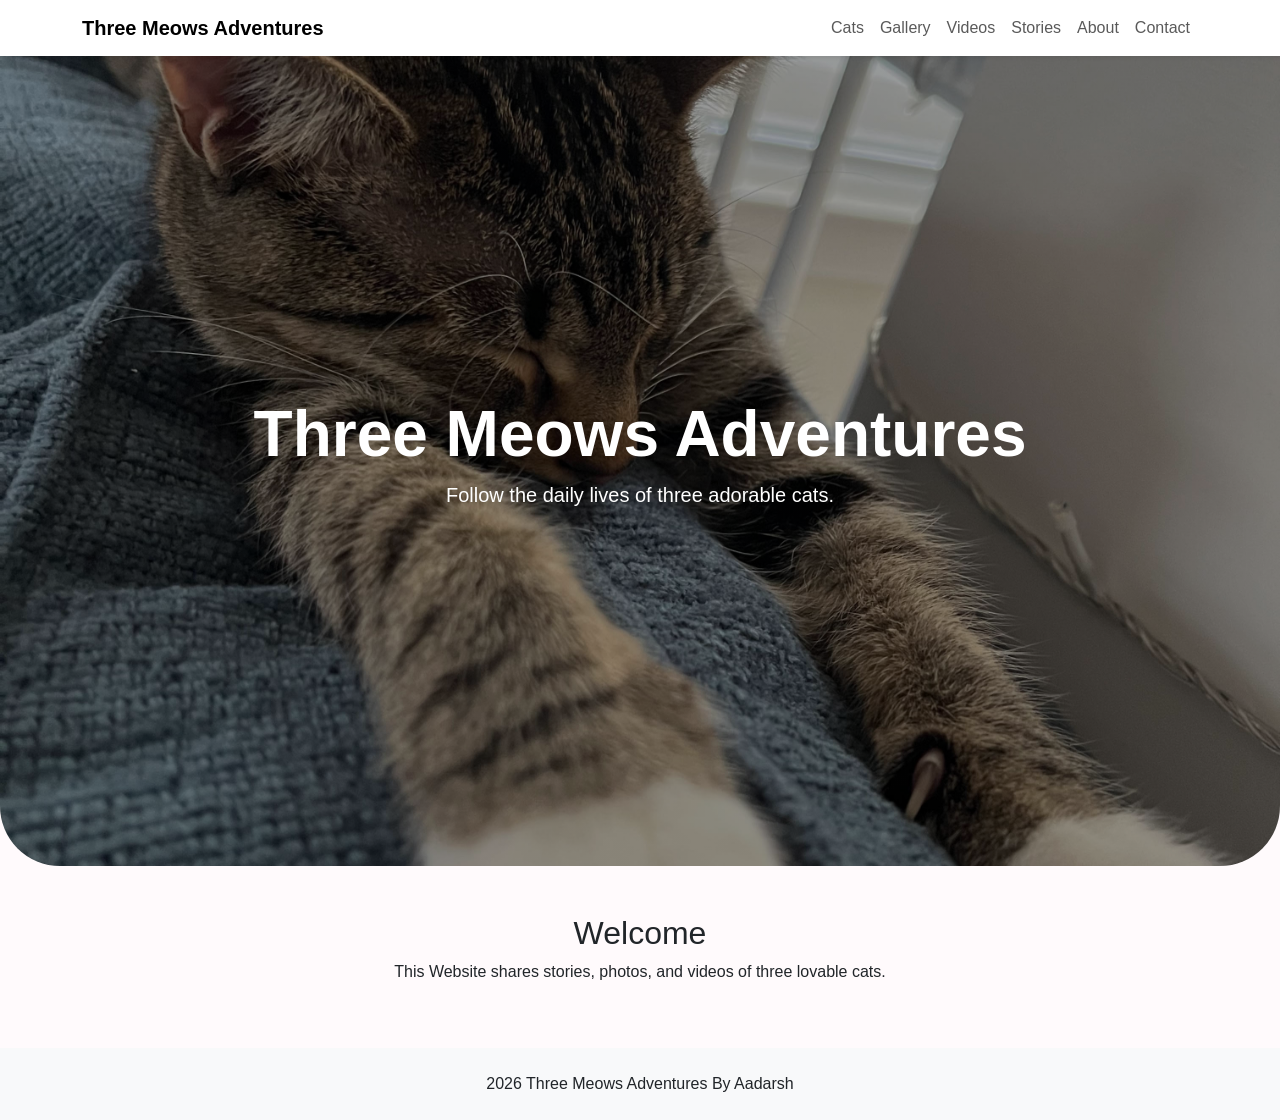
<file: index.html>
<!DOCTYPE html>
<html>
<head>
<meta charset="UTF-8">
<title>Three Meows Adventures</title>

<link href="https://cdn.jsdelivr.net/npm/bootstrap@5.3.8/dist/css/bootstrap.min.css" rel="stylesheet">
<link rel="stylesheet" href="style.css">
</head>
<body>
<nav class="navbar navbar-expand-lg navbar-light bg-white shadow-sm">
<div class="container">
<a class="navbar-brand fw-bold" href="index.html">Three Meows Adventures</a>

<button class="navbar-toggler" data-bs-toggle="collapse" data-bs-target="#nav">
<span class="navbar-toggler-icon"></span>
</button>

<div id="nav" class="collapse navbar-collapse">
<ul class="navbar-nav ms-auto">
<li class="nav-item"><a class="nav-link" href="cats.html">Cats</a></li>
<li class="nav-item"><a class="nav-link" href="gallery.html">Gallery</a></li>
<li class="nav-item"><a class="nav-link" href="videos.html">Videos</a></li>
<li class="nav-item"><a class="nav-link" href="blog.html">Stories</a></li>
<li class="nav-item"><a class="nav-link" href="about.html">About</a></li>
<li class="nav-item"><a class="nav-link" href="contact.html">Contact</a></li>
</ul>
</div>
</div>
</nav>

<header class="hero text-center text-white d-flex align-items-center">
<div class="container">
<h1 class="display-3 fw-bold">Three Meows Adventures</h1>
<p class="lead">Follow the daily lives of three adorable cats.</p>
</div>
</header>
<section class="container text-center py-5">
<h2>Welcome</h2>
<p>This Website shares stories, photos, and videos of three lovable cats.</p>
</section>
<footer class="text-center p-4 bg-light">
2026 Three Meows Adventures By Aadarsh
</footer>
</body>
</html>
</file>
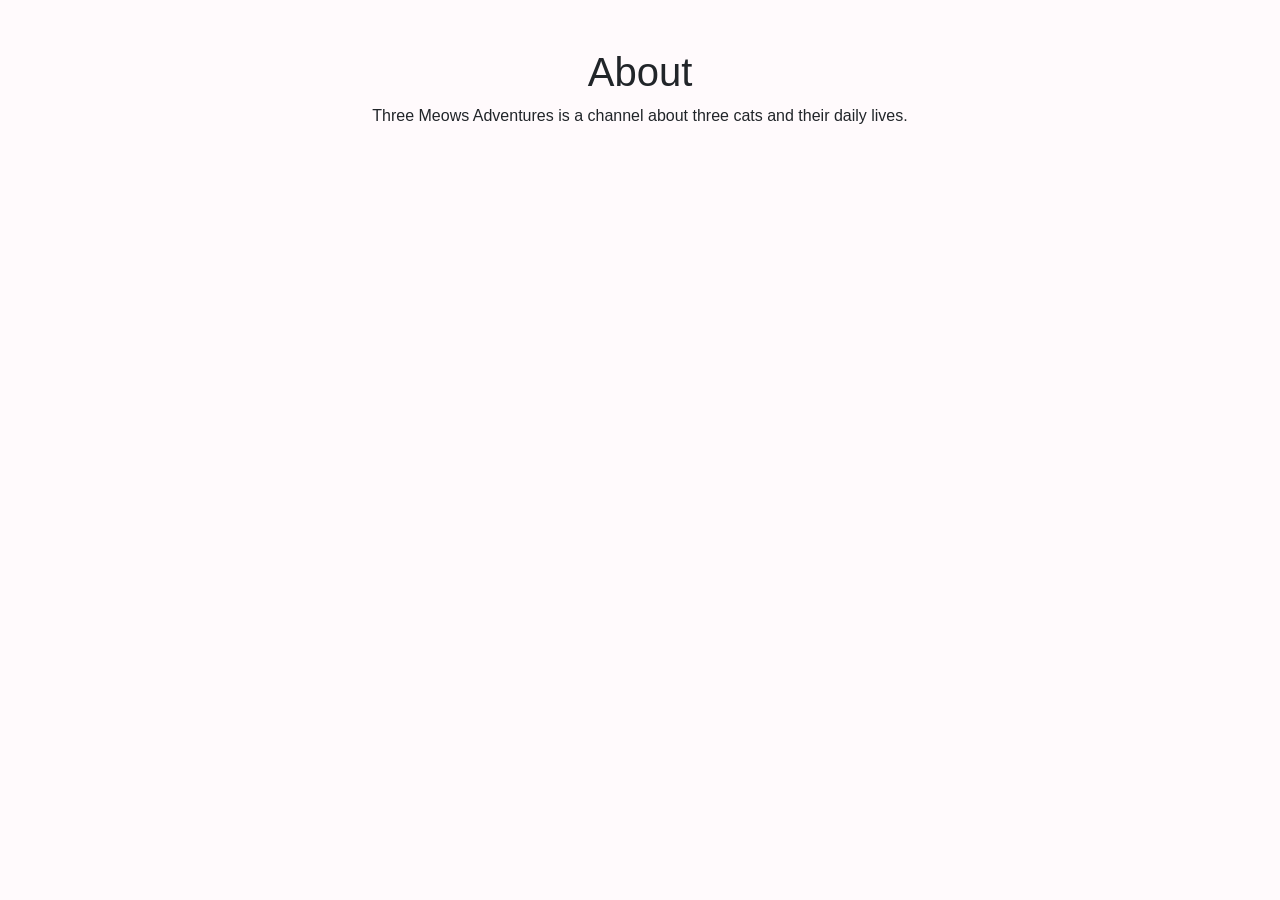
<file: about.html>
<!DOCTYPE html>
<html>
<head>
<link href="https://cdn.jsdelivr.net/npm/bootstrap@5.3.8/dist/css/bootstrap.min.css" rel="stylesheet">
<link rel="stylesheet" href="style.css">
</head>

<body>
<div class="container py-5 text-center">

<h1>About</h1>
<p>Three Meows Adventures is a channel about three cats and their daily lives.</p>
</div>
</body>
</html>
</file>
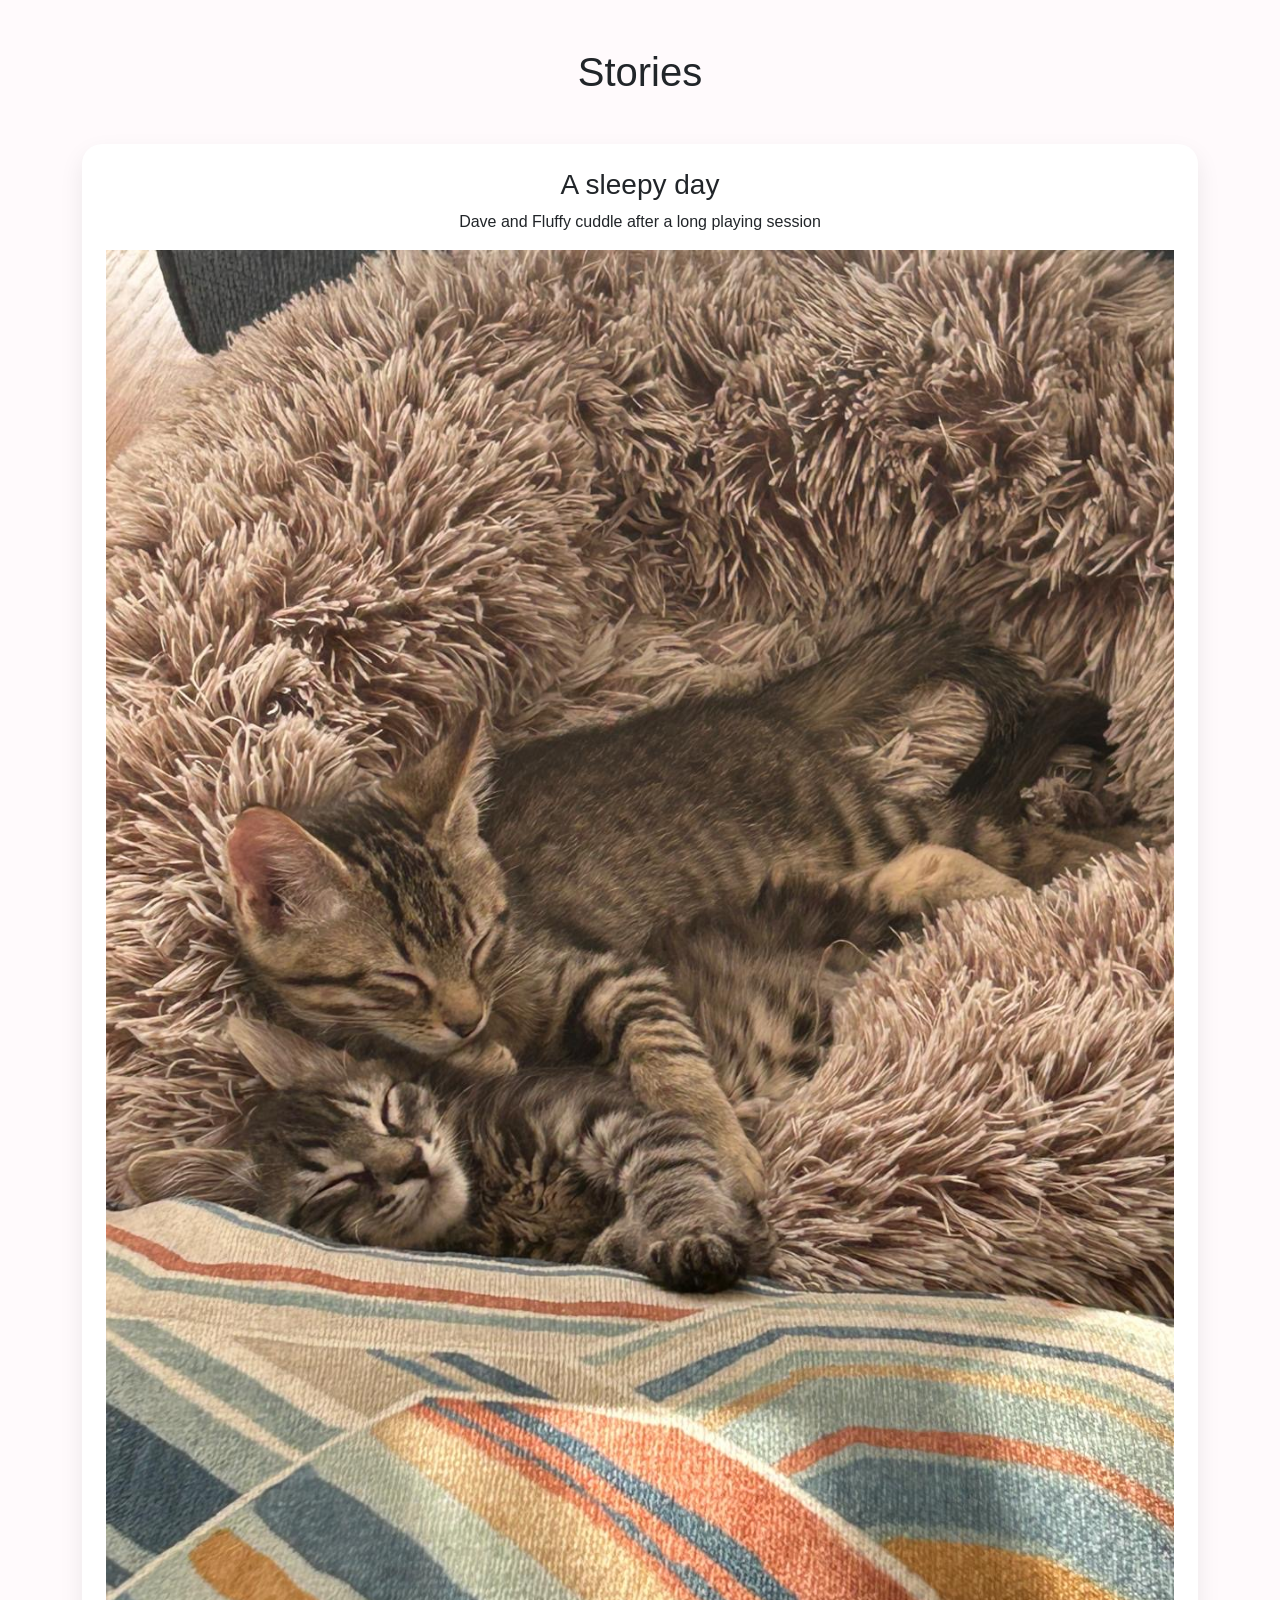
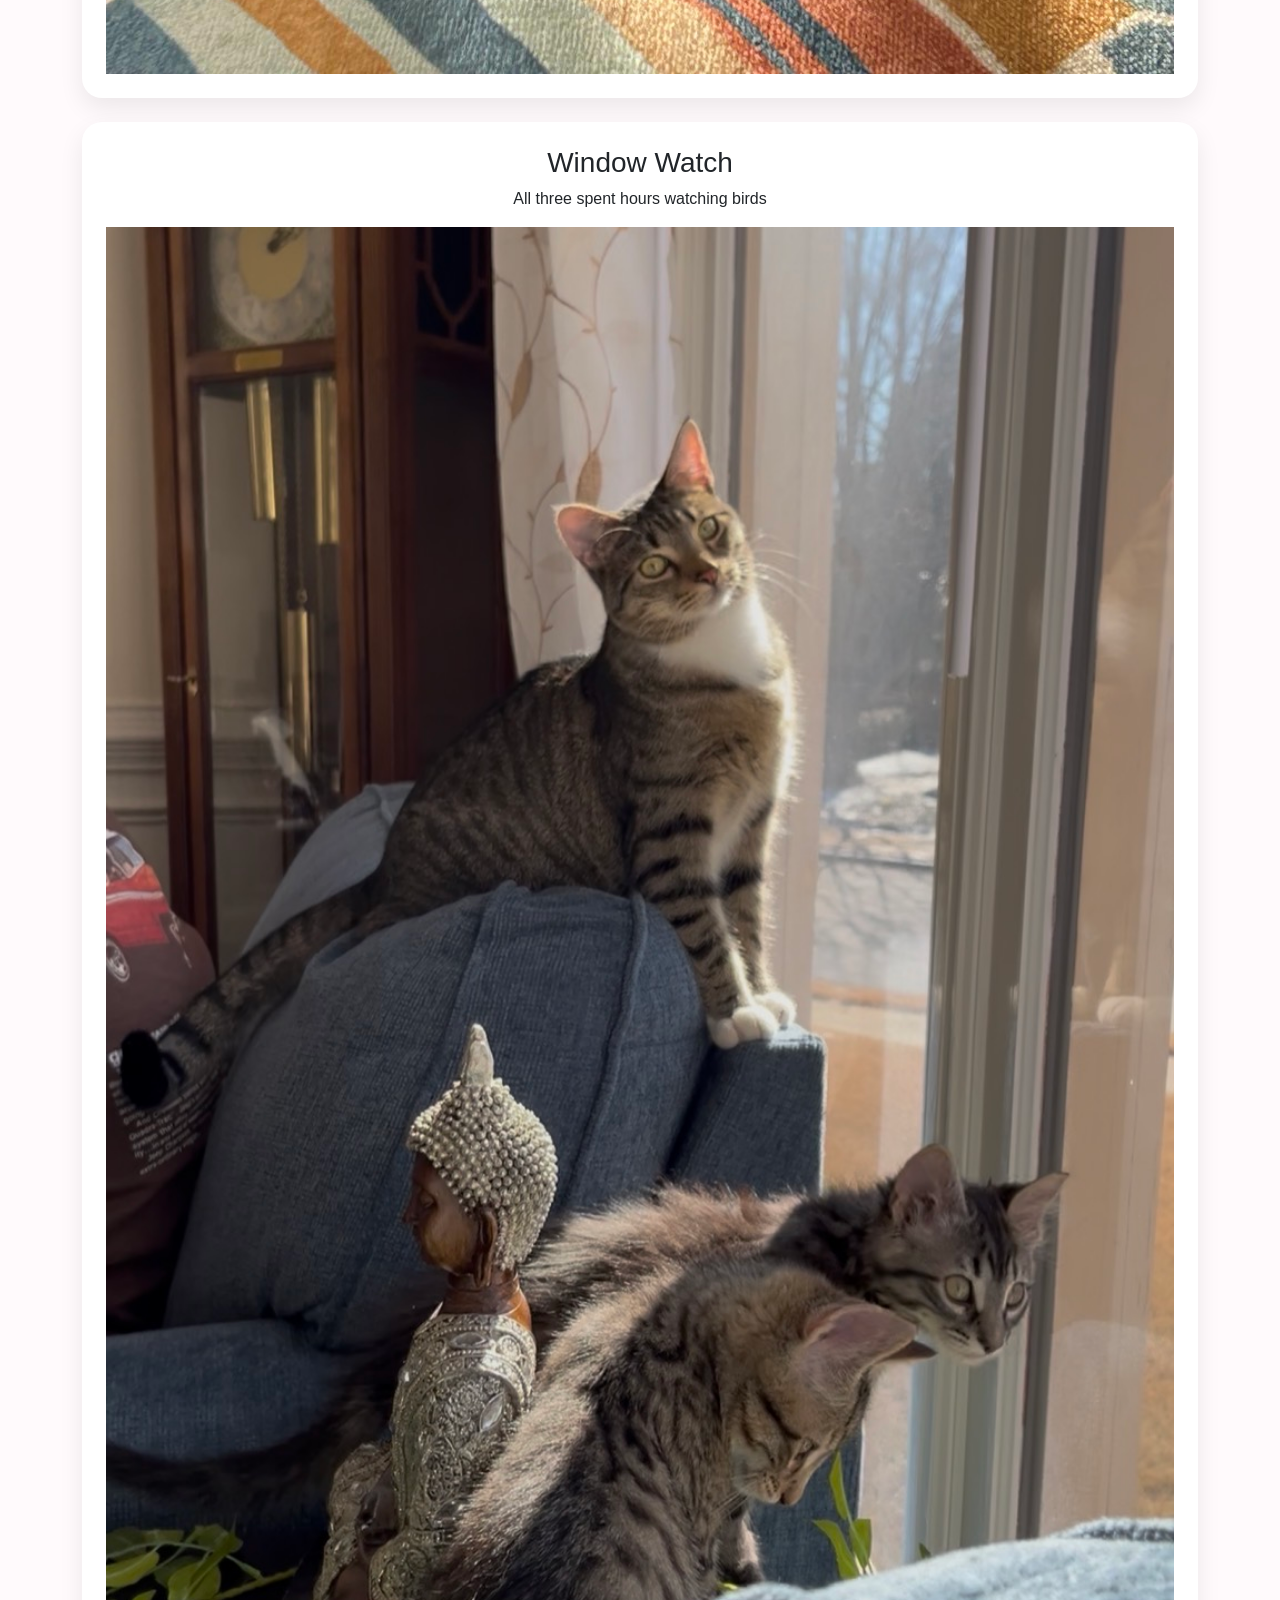
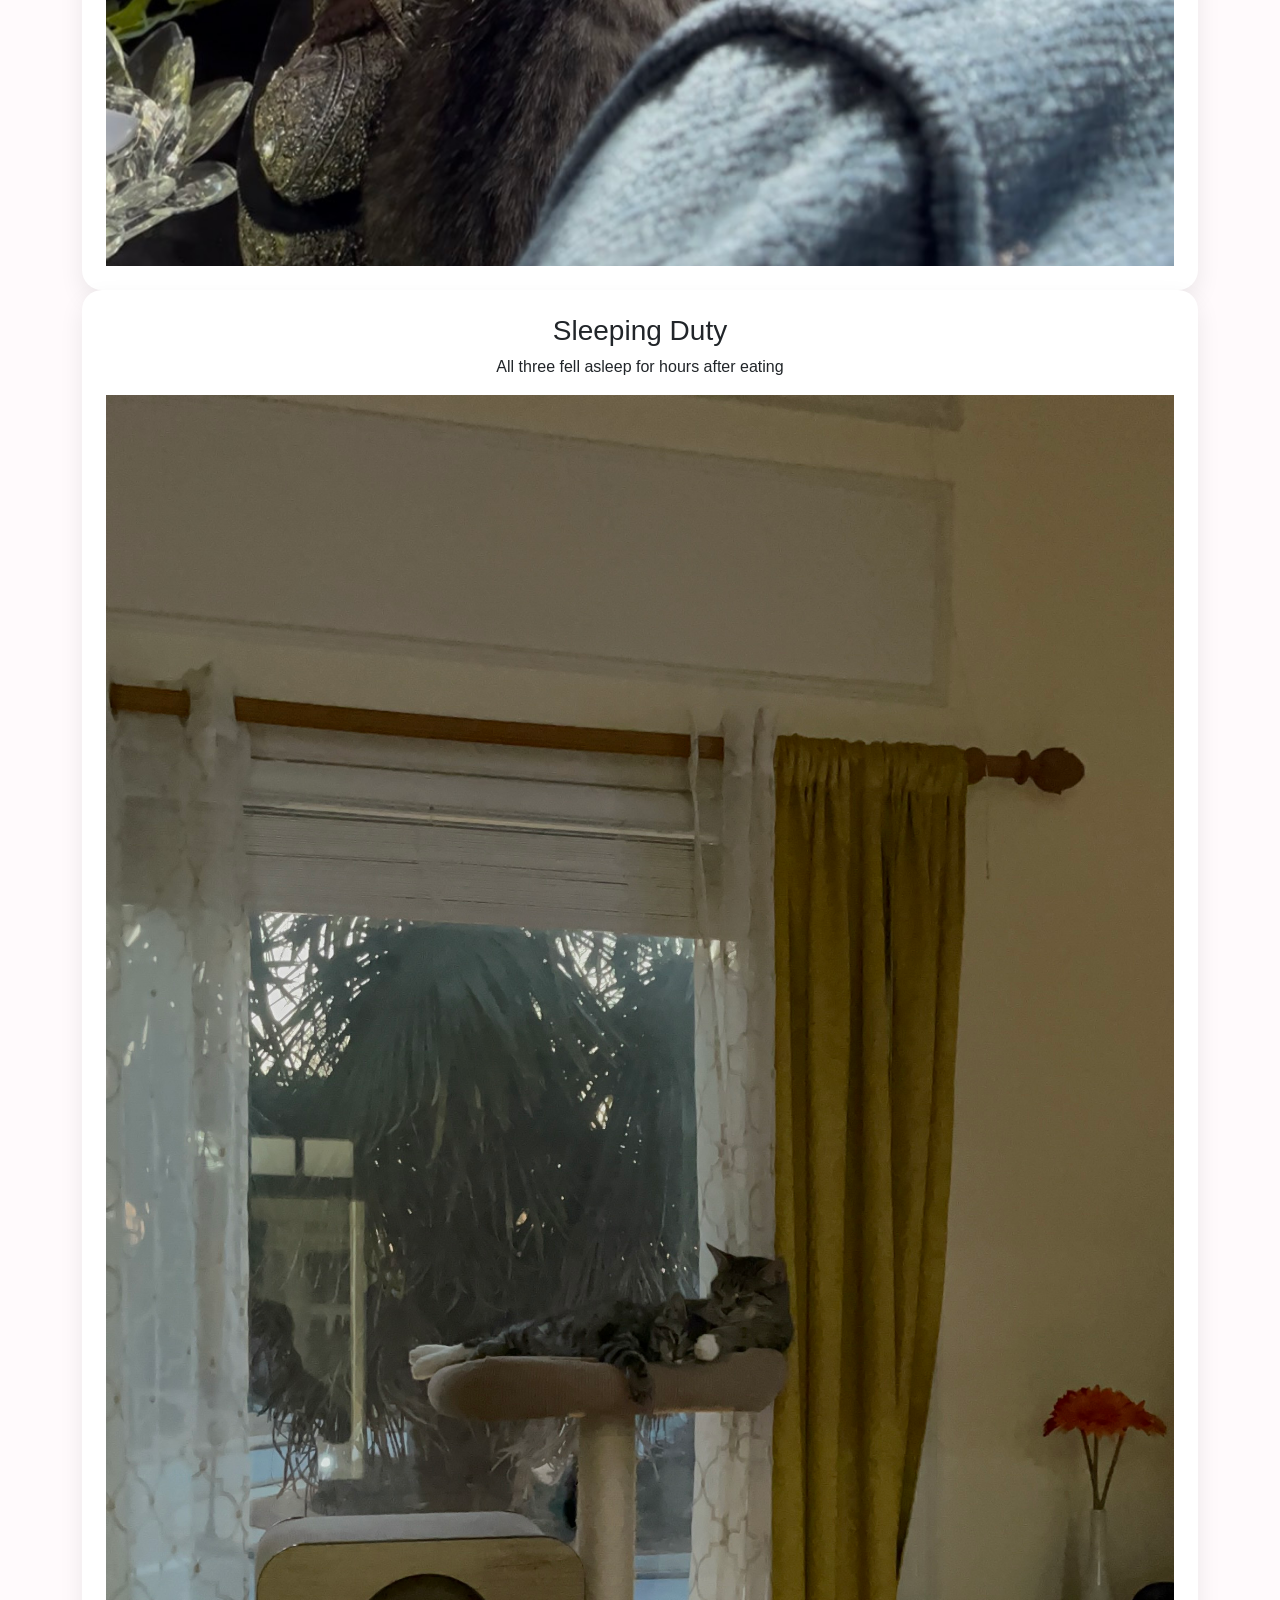
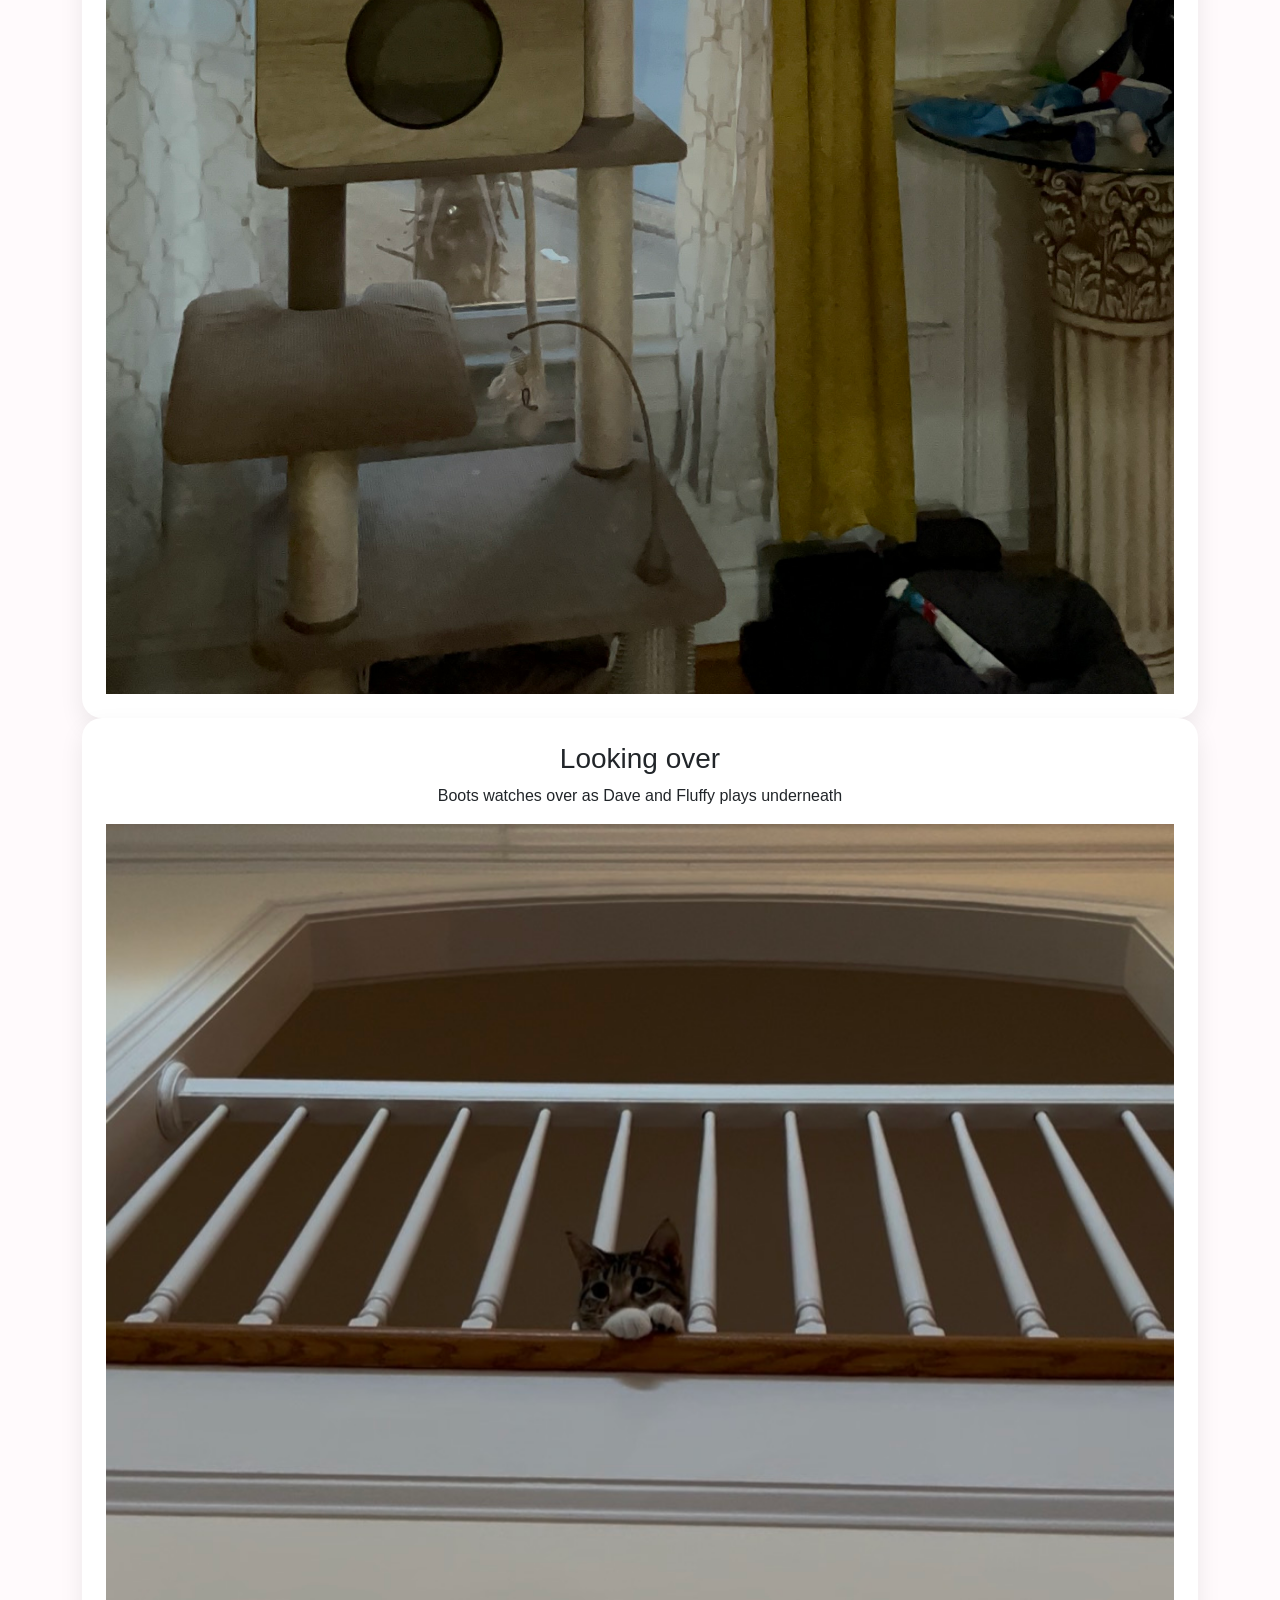
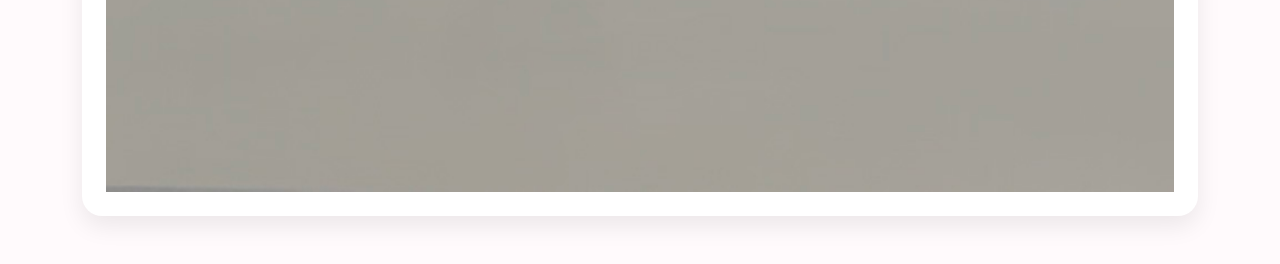
<file: blog.html>
<!DOCTYPE html>
<html>
<head>
<link href="https://cdn.jsdelivr.net/npm/bootstrap@5.3.8/dist/css/bootstrap.min.css" rel="stylesheet">
<link rel="stylesheet" href="style.css">
</head>

<body>
<div class="container py-5">

<h1 class="text-center mb-5">Stories</h1>

<div class="card p-4 mb-4">
<h3>A sleepy day</h3>
<p>Dave and Fluffy cuddle after a long playing session</p>
<img src="Images/dave2.jpeg">
</div>

<div class="card p-4">
<h3>Window Watch</h3>
<p>All three spent hours watching birds</p>
<img src="Images/threelookingoutside.jpg">
</div>

<div class="card p-4">
<h3>Sleeping Duty</h3>
<p>All three fell asleep for hours after eating</p>
<img src="Images/sleeping.jpg">
</div>

<div class="card p-4">
<h3>Looking over</h3>
<p>Boots watches over as Dave and Fluffy plays underneath</p>
<img src="Images/lookingover.jpg">
</div>
</div>
</body>
</html>
</file>
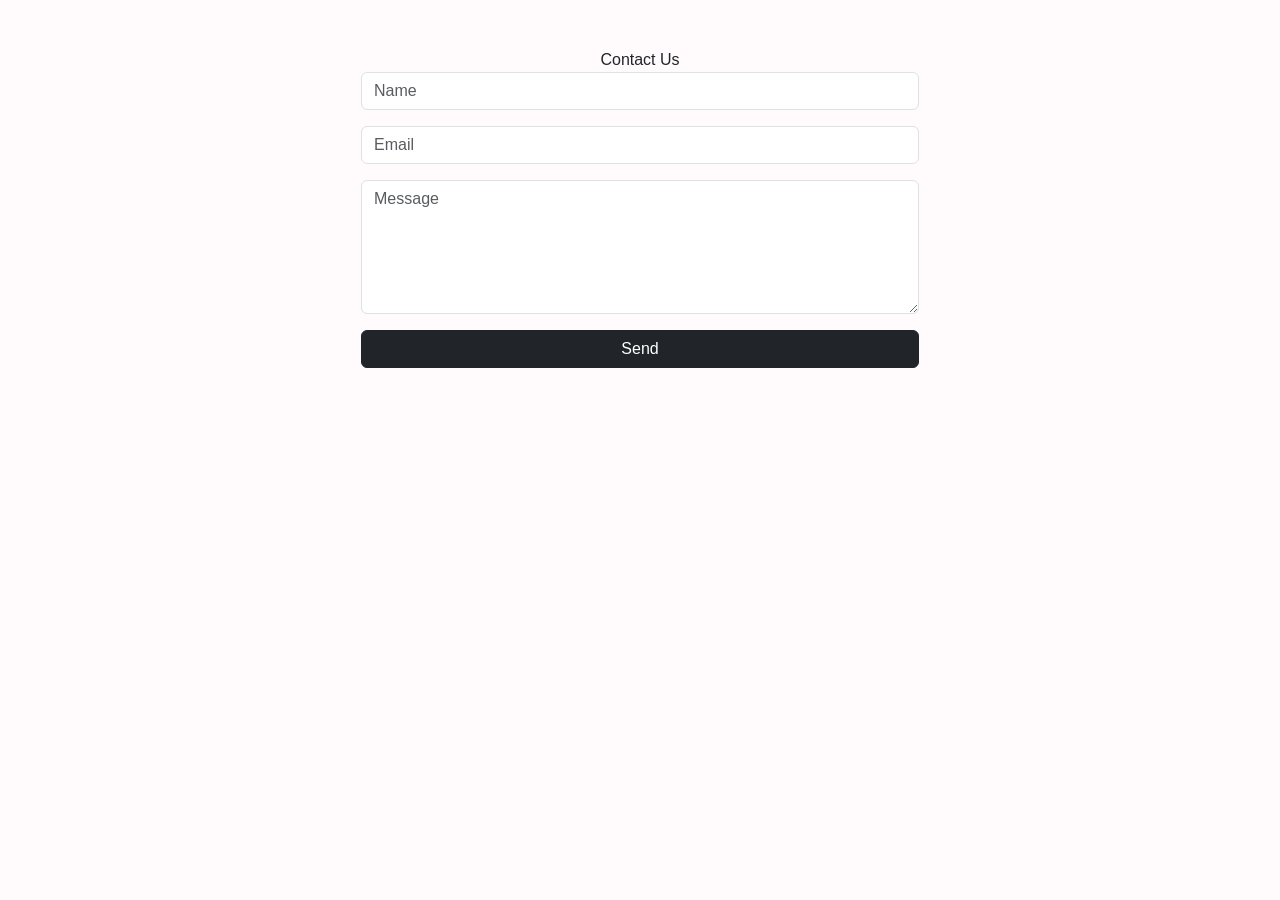
<file: contact.html>
<!DOCTYPE html>
<html>
<head>
<title>Contact</title>
	<link href="https://cdn.jsdelivr.net/npm/bootstrap@5.3.8/dist/css/bootstrap.min.css" rel="stylesheet">
	<link rel="stylesheet" href="style.css">
</head>

<body>
<div class="container py-5"

<h1 class="text-center mb-5">Contact Us</h1>


<form class="w-50 mx-auto">
<input class="form-control mb-3" placeholder="Name">
<input class="form-control mb-3" placeholder="Email">
<textarea class="form-control mb-3" rows="5" placeholder="Message"></textarea>
<button class="btn btn-dark w-100">Send</button>
</form>
</div>
</body>
</html>
</file>
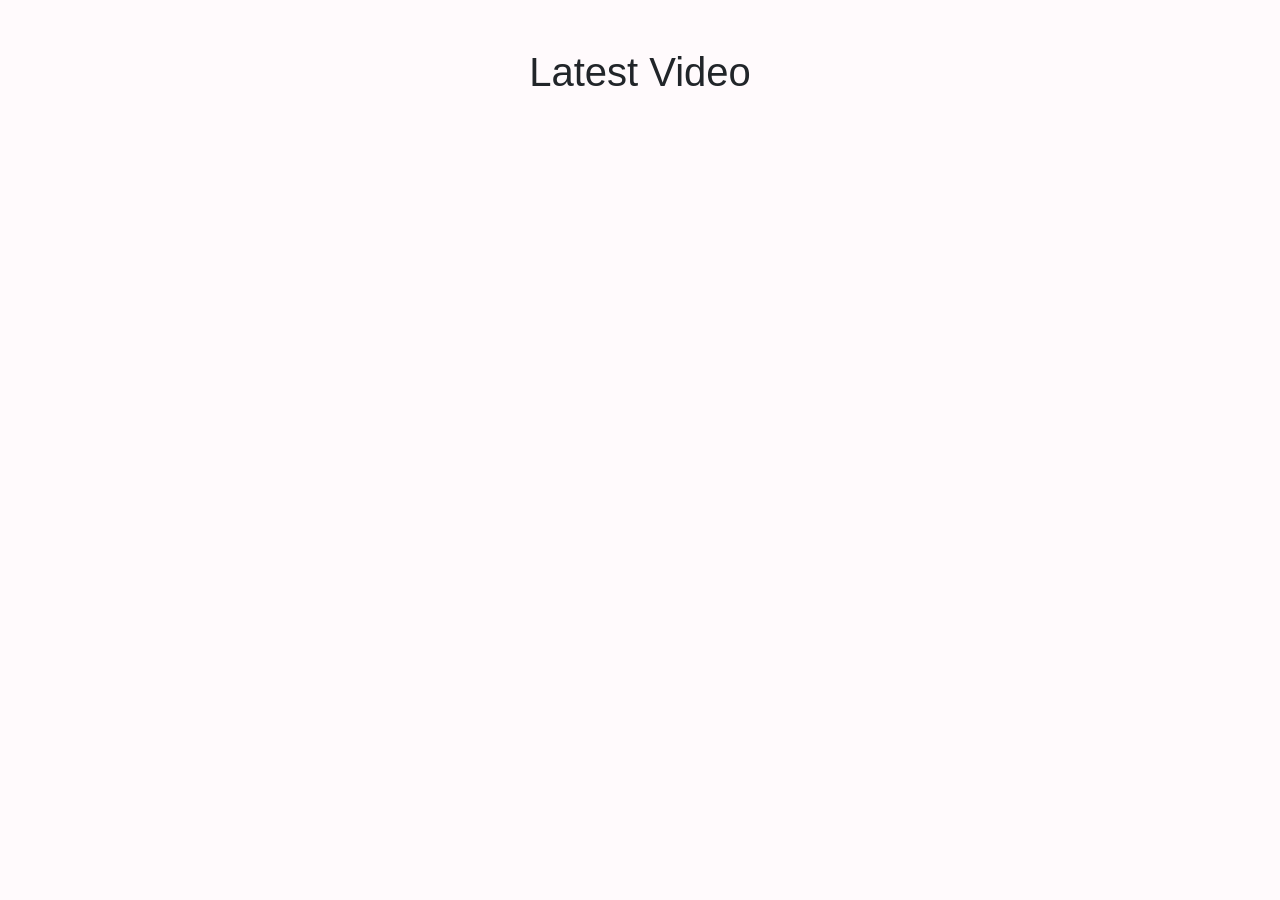
<file: videos.html>
<!DOCTYPE html>
<html>
<head>
<link href="https://cdn.jsdelivr.net/npm/bootstrap@5.3.8/dist/css/bootstrap.min.css" rel="stylesheet">
<link rel="stylesheet" href="style.css">
</head>

<body>
<div class="container py-5 text-center">

<h1 class="mb-5">Latest Video</h1>

<div class="ratio ratio-16x9">
<iframe src="https://www.youtube.com/embed/JuztuzcGiT8" allowfullscreen></iframe>
</div>

</div>
</body>
</html>
</file>
<file: style.css>
body{
font-family:'Segoe UL', sans-serif;
background: #fffafc;
text-align:center;
}

.hero{
height:90vh;
background: linear-gradient(rgba(0,0,0,0.4),rgba(0,0,0,0.4)),
url("boots.jpg");
background-size: cover;
background-position:center;
border-bottom-left-radius:60px;
border-bottom-right-radius: 60px;
}
.card{
border: none;
border-radius: 20px;
box-shadow: 0 10px 25px rgba(0,0,0,0.08);
transition: .3s;
}
.card:hover{
transform: translateY(-10px);
}
</file>
